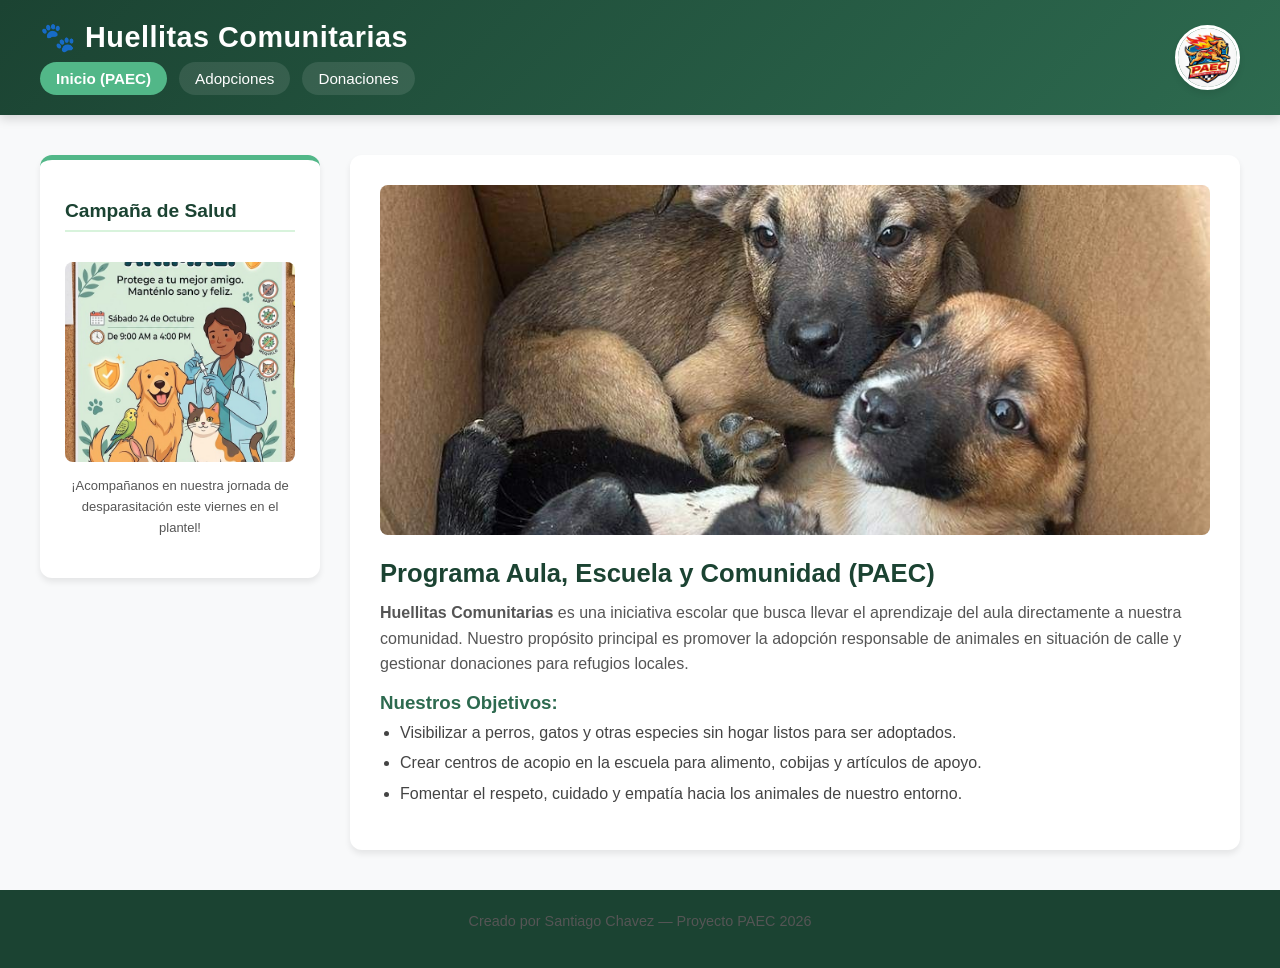
<file: index.html>
<!DOCTYPE html>
<html lang="es">
<head>
    <meta charset="UTF-8">
    <meta name="viewport" content="width=device-width, initial-scale=1.0">
    <title>Huellitas Comunitarias - Inicio</title>
    <link rel="stylesheet" href="estilo.css">
</head>  
<body>

    <header>
        <div> 
            <h1>🐾 Huellitas Comunitarias</h1> 
            <nav class="barra-navegacion"> 
                <a href="index.html" class="boton-nav activo">Inicio (PAEC)</a> 
                <a href="adopciones.html" class="boton-nav">Adopciones</a> 
                <a href="donaciones.html" class="boton-nav">Donaciones</a> 
            </nav> 
        </div>
        <img src="imagenes/logo.jpg" alt="Logo Huellitas Comunitarias" class="logo-pequeno">
    </header>

    <main>
        <aside>
            <h3>Campaña de Salud</h3>
            <img src="imagenes/cartel.jpg" alt="Cartel de vacunación animal">
            <p style="font-size:13px; text-align:center; margin-top:10px;">¡Acompañanos en nuestra jornada de desparasitación este viernes en el plantel!</p>
        </aside>

        <section>
            <article>
                <img src="imagenes/rescate.jpg" alt="Perritos comunitarios rescatados">
                <h2>Programa Aula, Escuela y Comunidad (PAEC)</h2>
                <p><strong>Huellitas Comunitarias</strong> es una iniciativa escolar que busca llevar el aprendizaje del aula directamente a nuestra comunidad. Nuestro propósito principal es promover la adopción responsable de animales en situación de calle y gestionar donaciones para refugios locales.</p>
                
                <h3>Nuestros Objetivos:</h3>
                <ul>
                    <li>Visibilizar a perros, gatos y otras especies sin hogar listos para ser adoptados.</li>
                    <li>Crear centros de acopio en la escuela para alimento, cobijas y artículos de apoyo.</li>
                    <li>Fomentar el respeto, cuidado y empatía hacia los animales de nuestro entorno.</li>
                </ul>
            </article>
        </section>
    </main>

    <footer>
        <p>Creado por Santiago Chavez — Proyecto PAEC 2026</p> 
    </footer>

</body>
</html>
</file>
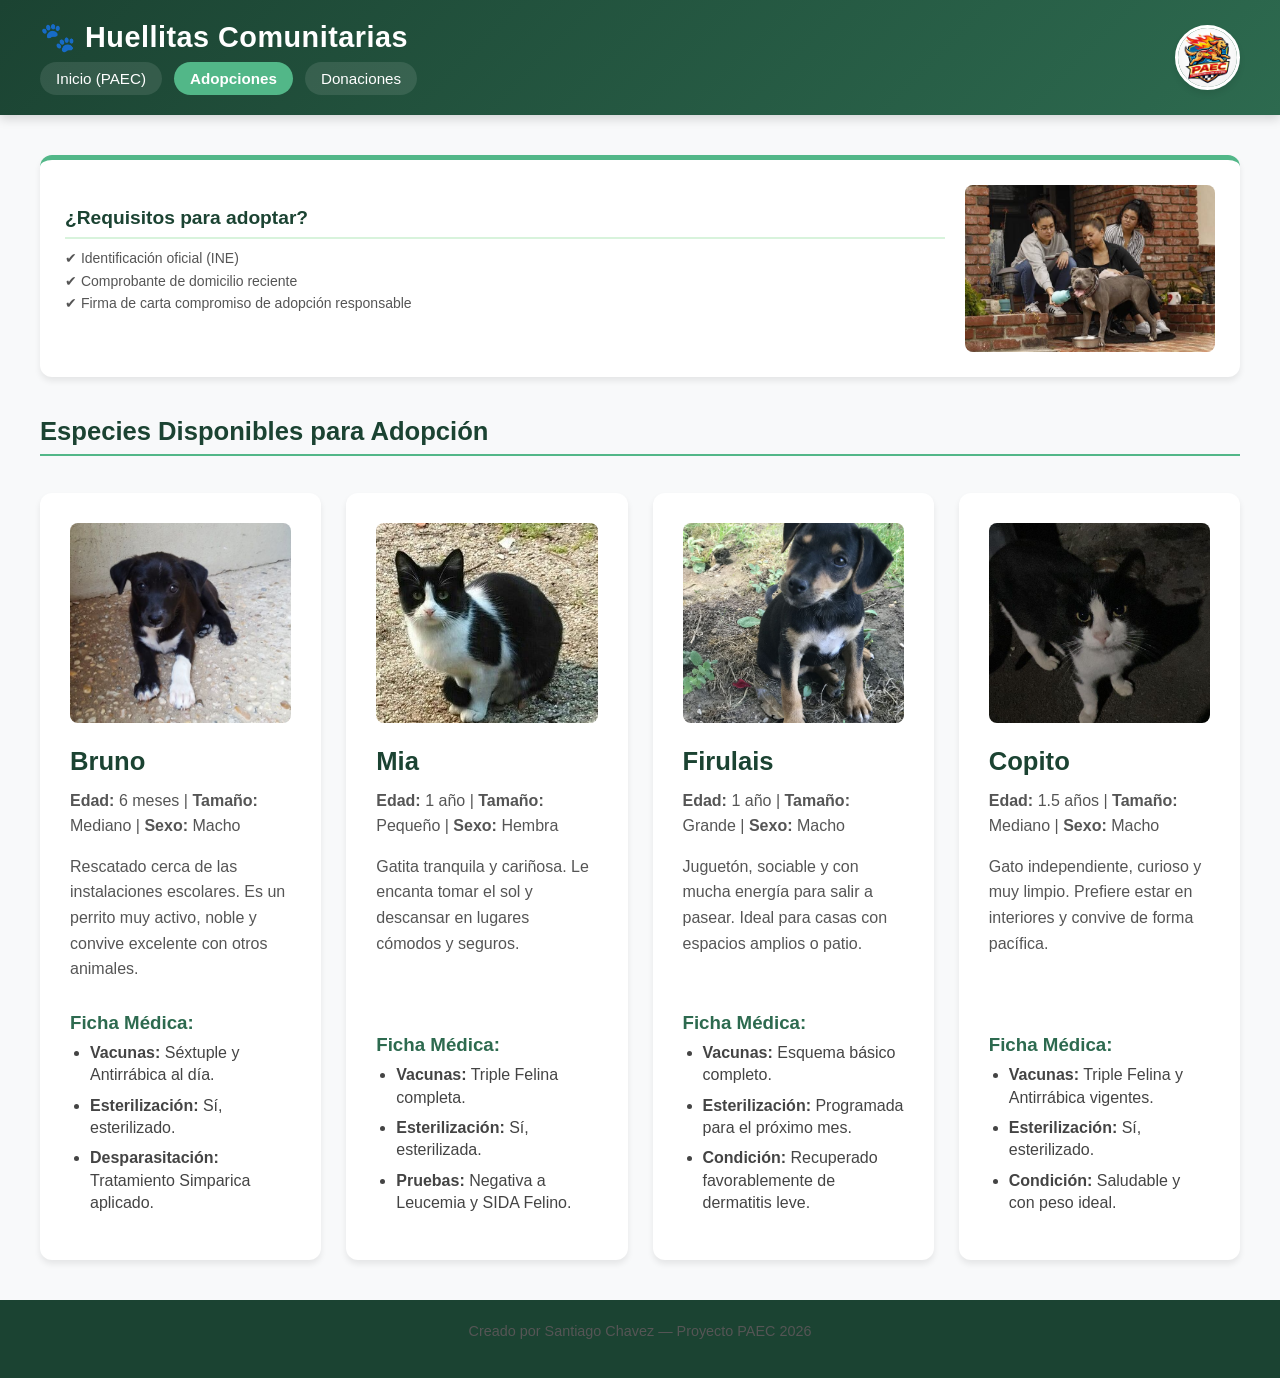
<file: adopciones.html>
<!DOCTYPE html>
<html lang="es">
<head>
    <meta charset="UTF-8">
    <meta name="viewport" content="width=device-width, initial-scale=1.0">
    <title>Huellitas Comunitarias - Adopciones</title>
    <link rel="stylesheet" href="estilo.css">
</head>
<body>

    <header>
        <div> 
            <h1>🐾 Huellitas Comunitarias</h1> 
            <nav class="barra-navegacion"> 
                <a href="index.html" class="boton-nav">Inicio (PAEC)</a> 
                <a href="adopciones.html" class="boton-nav activo">Adopciones</a> 
                <a href="donaciones.html" class="boton-nav">Donaciones</a> 
            </nav> 
        </div> 
        <img src="imagenes/logo.jpg" alt="Logo Huellitas Comunitarias" class="logo-pequeno"> 
    </header>

    <main style="grid-template-columns: 1fr;">
        <aside style="display: flex; gap: 20px; align-items: center; margin-bottom: 10px;">
            <div style="flex: 1;">
                <h3 style="margin:0;">¿Requisitos para adoptar?</h3>
                <p style="font-size:14px; margin-top:8px;">
                    ✔ Identificación oficial (INE)<br>
                    ✔ Comprobante de domicilio reciente<br>
                    ✔ Firma de carta compromiso de adopción responsable
                </p>
            </div>
            <img src="imagenes/adopcion.jpg" alt="Familia adoptando mascota" style="max-width: 250px; margin-top:0;">
        </aside>

        <section>
            <h2 style="border-bottom: 2px solid var(--primary-light); padding-bottom: 8px;">Especies Disponibles para Adopción</h2>
            
            <div class="grid-adopciones">
                <article>
                    <div>
                        <img src="imagenes/perro1.jpg" alt="Bruno"> 
                        <h2>Bruno</h2> 
                        <p><strong>Edad:</strong> 6 meses | <strong>Tamaño:</strong> Mediano | <strong>Sexo:</strong> Macho</p> 
                        <p>Rescatado cerca de las instalaciones escolares. Es un perrito muy activo, noble y convive excelente con otros animales.</p>
                    </div>
                    <div>
                        <h3>Ficha Médica:</h3>
                        <ul>
                            <li><strong>Vacunas:</strong> Séxtuple y Antirrábica al día.</li>
                            <li><strong>Esterilización:</strong> Sí, esterilizado.</li>
                            <li><strong>Desparasitación:</strong> Tratamiento Simparica aplicado.</li>
                        </ul>
                    </div>
                </article> 

                <article>
                    <div>
                        <img src="imagenes/gato1.jpg" alt="Mia"> 
                        <h2>Mia</h2> 
                        <p><strong>Edad:</strong> 1 año | <strong>Tamaño:</strong> Pequeño | <strong>Sexo:</strong> Hembra</p> 
                        <p>Gatita tranquila y cariñosa. Le encanta tomar el sol y descansar en lugares cómodos y seguros.</p>
                    </div>
                    <div>
                        <h3>Ficha Médica:</h3>
                        <ul>
                            <li><strong>Vacunas:</strong> Triple Felina completa.</li>
                            <li><strong>Esterilización:</strong> Sí, esterilizada.</li>
                            <li><strong>Pruebas:</strong> Negativa a Leucemia y SIDA Felino.</li>
                        </ul>
                    </div>
                </article> 

                <article>
                    <div>
                        <img src="imagenes/perro2.jpg" alt="Firulais"> 
                        <h2>Firulais</h2> 
                        <p><strong>Edad:</strong> 1 año | <strong>Tamaño:</strong> Grande | <strong>Sexo:</strong> Macho</p> 
                        <p>Juguetón, sociable y con mucha energía para salir a pasear. Ideal para casas con espacios amplios o patio.</p>
                    </div>
                    <div>
                        <h3>Ficha Médica:</h3>
                        <ul>
                            <li><strong>Vacunas:</strong> Esquema básico completo.</li>
                            <li><strong>Esterilización:</strong> Programada para el próximo mes.</li>
                            <li><strong>Condición:</strong> Recuperado favorablemente de dermatitis leve.</li>
                        </ul>
                    </div>
                </article> 

                <article>
                    <div>
                        <img src="imagenes/gato2.jpg" alt="Copito"> 
                        <h2>Copito</h2> 
                        <p><strong>Edad:</strong> 1.5 años | <strong>Tamaño:</strong> Mediano | <strong>Sexo:</strong> Macho</p> 
                        <p>Gato independiente, curioso y muy limpio. Prefiere estar en interiores y convive de forma pacífica.</p>
                    </div>
                    <div>
                        <h3>Ficha Médica:</h3>
                        <ul>
                            <li><strong>Vacunas:</strong> Triple Felina y Antirrábica vigentes.</li>
                            <li><strong>Esterilización:</strong> Sí, esterilizado.</li>
                            <li><strong>Condición:</strong> Saludable y con peso ideal.</li>
                        </ul>
                    </div>
                </article> 
            </div>
        </section> 
    </main> 

    <footer> 
        <p>Creado por Santiago Chavez — Proyecto PAEC 2026</p> 
    </footer> 

</body> 
</html>
</file>
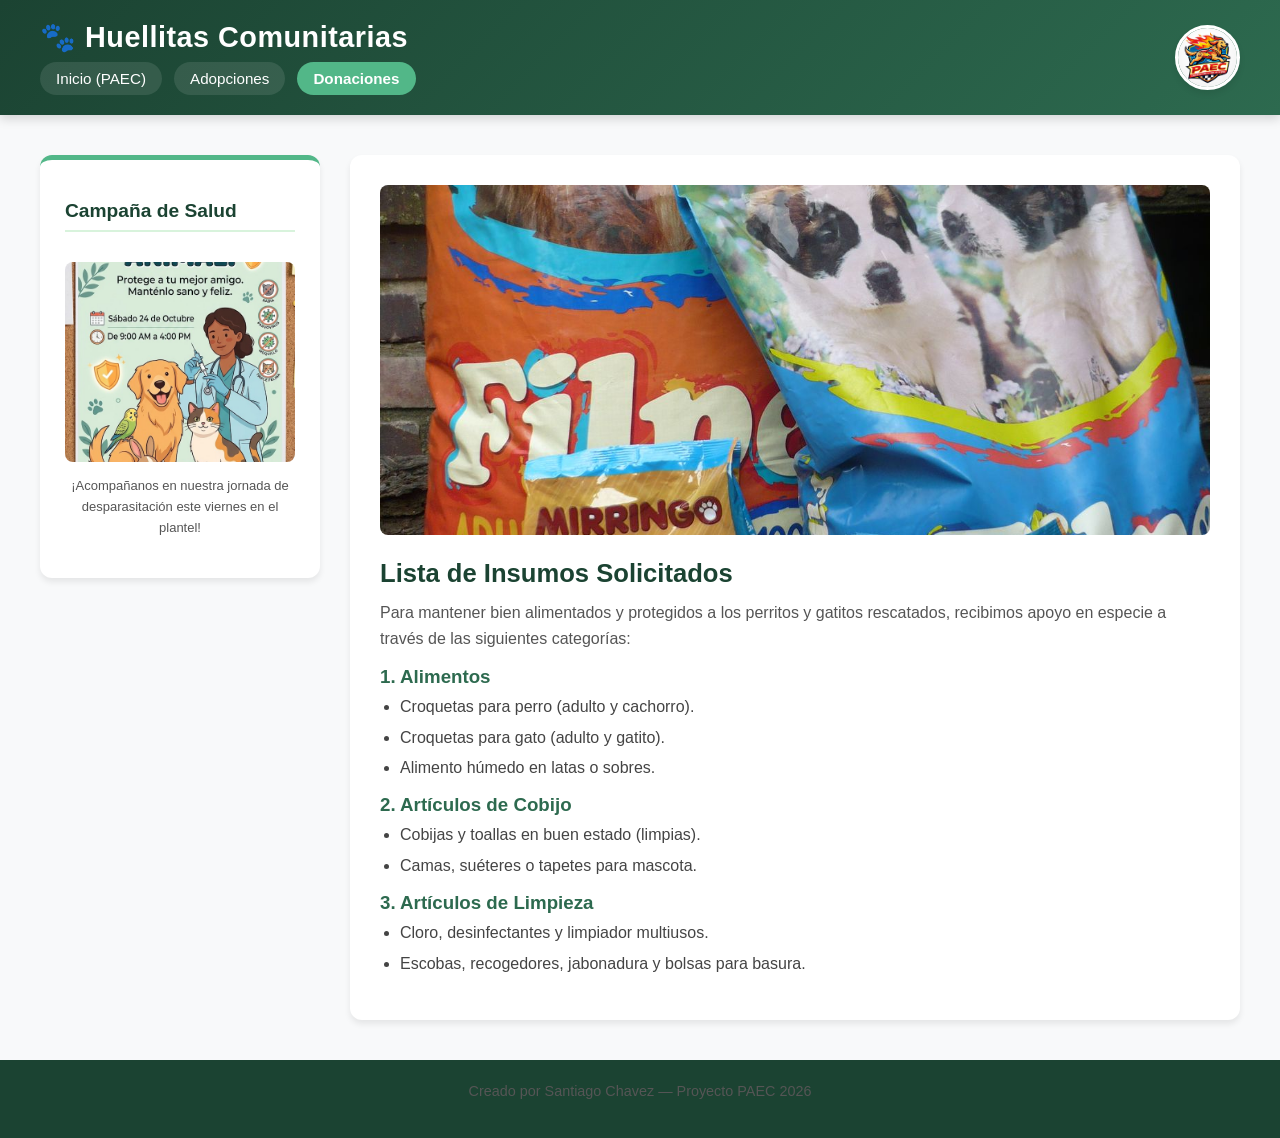
<file: donaciones.html>
<!DOCTYPE html> 
<html lang="es"> 
<head> 
    <meta charset="UTF-8"> 
    <meta name="viewport" content="width=device-width, initial-scale=1.0"> 
    <title>Huellitas Comunitarias - Donaciones</title> 
    <link rel="stylesheet" href="estilo.css"> 
</head>    
<body> 
    <header> 
        <div> 
            <h1>🐾 Huellitas Comunitarias</h1> 
            <nav class="barra-navegacion"> 
                <a href="index.html" class="boton-nav">Inicio (PAEC)</a> 
                <a href="adopciones.html" class="boton-nav">Adopciones</a> 
                <a href="donaciones.html" class="boton-nav activo">Donaciones</a> 
            </nav> 
        </div> 
        <img src="imagenes/logo.jpg" alt="Logo Huellitas Comunitarias" class="logo-pequeno"> 
    </header> 

     <main>
        <aside>
            <h3>Campaña de Salud</h3>
            <img src="imagenes/cartel.jpg" alt="Cartel de vacunación animal">
            <p style="font-size:13px; text-align:center; margin-top:10px;">¡Acompañanos en nuestra jornada de desparasitación este viernes en el plantel!</p>
        </aside>
        <section> 
            <article> 
                <img src="imagenes/comida2.jpg" alt="Insumos y alimentos recolectados"> 
                <h2>Lista de Insumos Solicitados</h2> 
                <p>Para mantener bien alimentados y protegidos a los perritos y gatitos rescatados, recibimos apoyo en especie a través de las siguientes categorías:</p> 

                <h3>1. Alimentos</h3>
                <ul>
                    <li>Croquetas para perro (adulto y cachorro).</li>
                    <li>Croquetas para gato (adulto y gatito).</li>
                    <li>Alimento húmedo en latas o sobres.</li>
                </ul>

                <h3>2. Artículos de Cobijo</h3>
                <ul>
                    <li>Cobijas y toallas en buen estado (limpias).</li>
                    <li>Camas, suéteres o tapetes para mascota.</li>
                </ul>

                <h3>3. Artículos de Limpieza</h3>
                <ul>
                    <li>Cloro, desinfectantes y limpiador multiusos.</li>
                    <li>Escobas, recogedores, jabonadura y bolsas para basura.</li>
                </ul>
            </article> 
        </section> 
    </main> 

    <footer> 
        <p>Creado por Santiago Chavez — Proyecto PAEC 2026</p> 
    </footer> 
</body> 
</html>
</file>
<file: estilo.css>
:root {
    --primary: #2d6a4f;
    --primary-light: #52b788;
    --accent: #d8f3dc;
    --dark: #1b4332;
    --light: #f8f9fa;
    --white: #ffffff;
    --gray: #6c757d;
    --shadow: 0 4px 6px rgba(0, 0, 0, 0.08);
}

* {
    box-sizing: border-box;
    margin: 0;
    padding: 0;
    font-family: 'Segoe UI', Tahoma, Geneva, Verdana, sans-serif;
}

body {
    background-color: var(--light);
    color: #333333;
    display: flex;
    flex-direction: column;
    min-height: 100vh;
}

header {
    background: linear-gradient(135deg, var(--dark), var(--primary));
    color: var(--white);
    padding: 20px 40px;
    display: flex;
    justify-content: space-between;
    align-items: center;
    box-shadow: 0 4px 10px rgba(0,0,0,0.15);
}

header h1 {
    font-size: 1.8rem;
    margin-bottom: 8px;
    letter-spacing: 0.5px;
}

.barra-navegacion {
    display: flex;
    gap: 12px;
}

.boton-nav {
    color: var(--white);
    text-decoration: none;
    padding: 8px 16px;
    border-radius: 20px;
    font-size: 0.95rem;
    transition: background 0.3s ease;
    background: rgba(255, 255, 255, 0.1);
}

.boton-nav:hover, .boton-nav.activo {
    background: var(--primary-light);
    font-weight: 600;
}

.logo-pequeno {
    width: 65px;
    height: 65px;
    border-radius: 50%;
    object-fit: cover;
    border: 3px solid var(--white);
    box-shadow: var(--shadow);
}

main {
    display: grid;
    grid-template-columns: 280px 1fr;
    gap: 30px;
    padding: 40px;
    max-width: 1300px;
    margin: 0 auto;
    width: 100%;
    flex: 1;
}

aside {
    background: var(--white);
    padding: 25px;
    border-radius: 12px;
    box-shadow: var(--shadow);
    height: fit-content;
    border-top: 5px solid var(--primary-light);
}

aside h3 {
    color: var(--dark);
    font-size: 1.2rem;
    margin-bottom: 15px;
    border-bottom: 2px solid var(--accent);
    padding-bottom: 8px;
}

aside img {
    width: 100%;
    border-radius: 8px;
    margin-top: 15px;
    object-fit: cover;
    max-height: 200px;
}

section {
    display: flex;
    flex-direction: column;
    gap: 25px;
}

article {
    background: var(--white);
    padding: 30px;
    border-radius: 12px;
    box-shadow: var(--shadow);
    transition: transform 0.2s ease;
}

article:hover {
    transform: translateY(-2px);
}

article img {
    width: 100%;
    max-height: 350px;
    object-fit: cover;
    border-radius: 8px;
    margin-bottom: 20px;
}

h2 {
    color: var(--dark);
    margin-bottom: 12px;
    font-size: 1.6rem;
}

h3 {
    color: var(--primary);
    margin: 15px 0 8px 0;
}

p {
    line-height: 1.6;
    margin-bottom: 15px;
    color: #555;
}

ul {
    margin-left: 20px;
    margin-bottom: 15px;
}

li {
    margin-bottom: 8px;
    line-height: 1.4;
    color: #444;
}

.grid-adopciones {
    display: grid;
    grid-template-columns: repeat(auto-fill, minmax(280px, 1fr));
    gap: 25px;
}

.grid-adopciones article {
    display: flex;
    flex-direction: column;
    justify-content: space-between;
}

.grid-adopciones img {
    height: 200px;
}

footer {
    background-color: var(--dark);
    color: var(--white);
    text-align: center;
    padding: 20px;
    font-size: 0.9rem;
    margin-top: auto;
}

@media (max-width: 900px) {
    main {
        grid-template-columns: 1fr;
        padding: 20px;
    }
    header {
        flex-direction: column;
        gap: 15px;
        text-align: center;
    }
    .barra-navegacion {
        justify-content: center;
        flex-wrap: wrap;
    }
}
</file>
